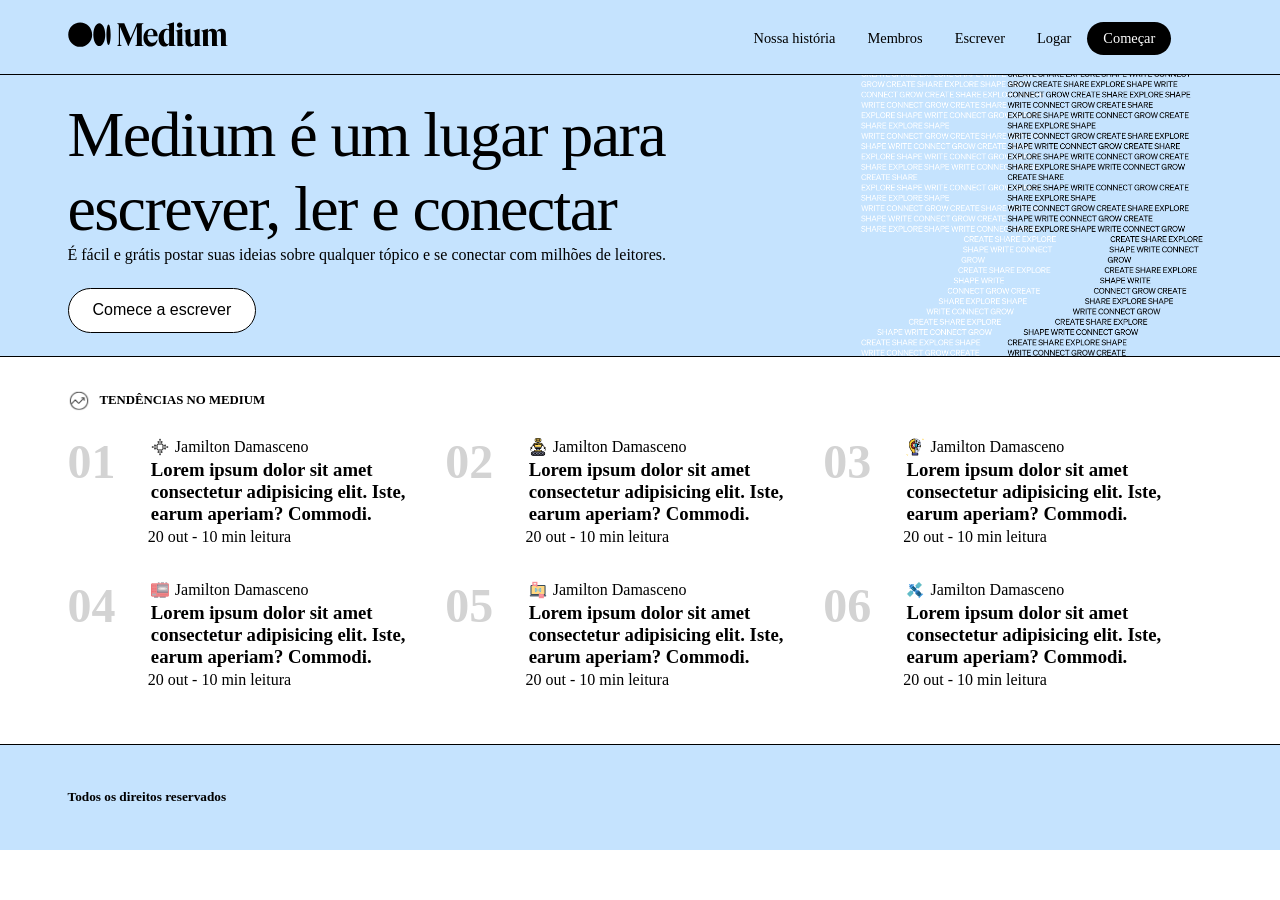
<file: medium/index.html>
<!DOCTYPE html>
<html lang="pt-br">
<head>
    <meta charset="UTF-8">
    <meta name="viewport" content="width=device-width, initial-scale=1.0">
    <title>Medium - onde boas ideias encontram você!</title>
    <link rel="stylesheet" href="css/style.css">
</head>
<body>
    
    <div id="cabecalho">
         <div class="container">
             <img src="img/logo.svg" alt="logo-do-site" width="160px">
             <ul id="menu">
                <li><a href="#">Nossa história</a></li>
                <li><a href="#">Membros</a></li>
                <li><a href="#">Escrever</a></li>
                <li><a href="#">Logar</a></li>
                <li class="destaque"><a href="#">Começar</a></li>
             </ul>
         </div>
    </div>

    <div id="destaque">
         <div class="container fundo-destaque">
            <div id="area-destaque">
               <h1>
                Medium é um lugar para escrever,
                ler e conectar
               </h1>
               <span>
                É fácil e grátis postar suas ideias
                sobre qualquer tópico e se conectar
                com milhões de leitores. 
               </span>
               <button>Comece a escrever</button>
            </div>
         </div>
    </div>

    <div class="container">
    
         <h2 class="titulo-tendencia">
            TENDÊNCIAS NO MEDIUM
         </h2>

         <div id="tendencias">

            <div class="item-tendencia">
                <span class="numero">01</span>
                <h4 class="icone1">Jamilton Damasceno</h4>
                <h3>
                    Lorem ipsum dolor sit amet consectetur adipisicing elit. Iste, earum aperiam? Commodi. 
                </h3>
                <span>20 out - 10 min leitura</span>
            </div>

             <div class="item-tendencia">
                <span class="numero">02</span>
                <h4 class="icone2">Jamilton Damasceno</h4>
                <h3>
                    Lorem ipsum dolor sit amet consectetur adipisicing elit. Iste, earum aperiam? Commodi. 
                </h3>
                <span>20 out - 10 min leitura</span>
            </div>

             <div class="item-tendencia">
                <span class="numero">03</span>
                <h4 class="icone3">Jamilton Damasceno</h4>
                <h3>
                    Lorem ipsum dolor sit amet consectetur adipisicing elit. Iste, earum aperiam? Commodi. 
                </h3>
                <span>20 out - 10 min leitura</span>
            </div>

             <div class="item-tendencia">
                <span class="numero">04</span>
                <h4 class="icone4">Jamilton Damasceno</h4>
                <h3>
                    Lorem ipsum dolor sit amet consectetur adipisicing elit. Iste, earum aperiam? Commodi. 
                </h3>
                <span>20 out - 10 min leitura</span>
            </div>

             <div class="item-tendencia">
                <span class="numero">05</span>
                <h4 class="icone5">Jamilton Damasceno</h4>
                <h3>
                    Lorem ipsum dolor sit amet consectetur adipisicing elit. Iste, earum aperiam? Commodi. 
                </h3>
                <span>20 out - 10 min leitura</span>
            </div>

             <div class="item-tendencia">
                <span class="numero">06</span>
                <h4 class="icone6">Jamilton Damasceno</h4>
                <h3>
                    Lorem ipsum dolor sit amet consectetur adipisicing elit. Iste, earum aperiam? Commodi. 
                </h3>
                <span>20 out - 10 min leitura</span>
            </div>
         </div>

    </div>

    <div id="rodape">
        <div class="container">
            <h5>Todos os direitos reservados</h5>
        </div>
    </div>

</body>
</html>
</file>
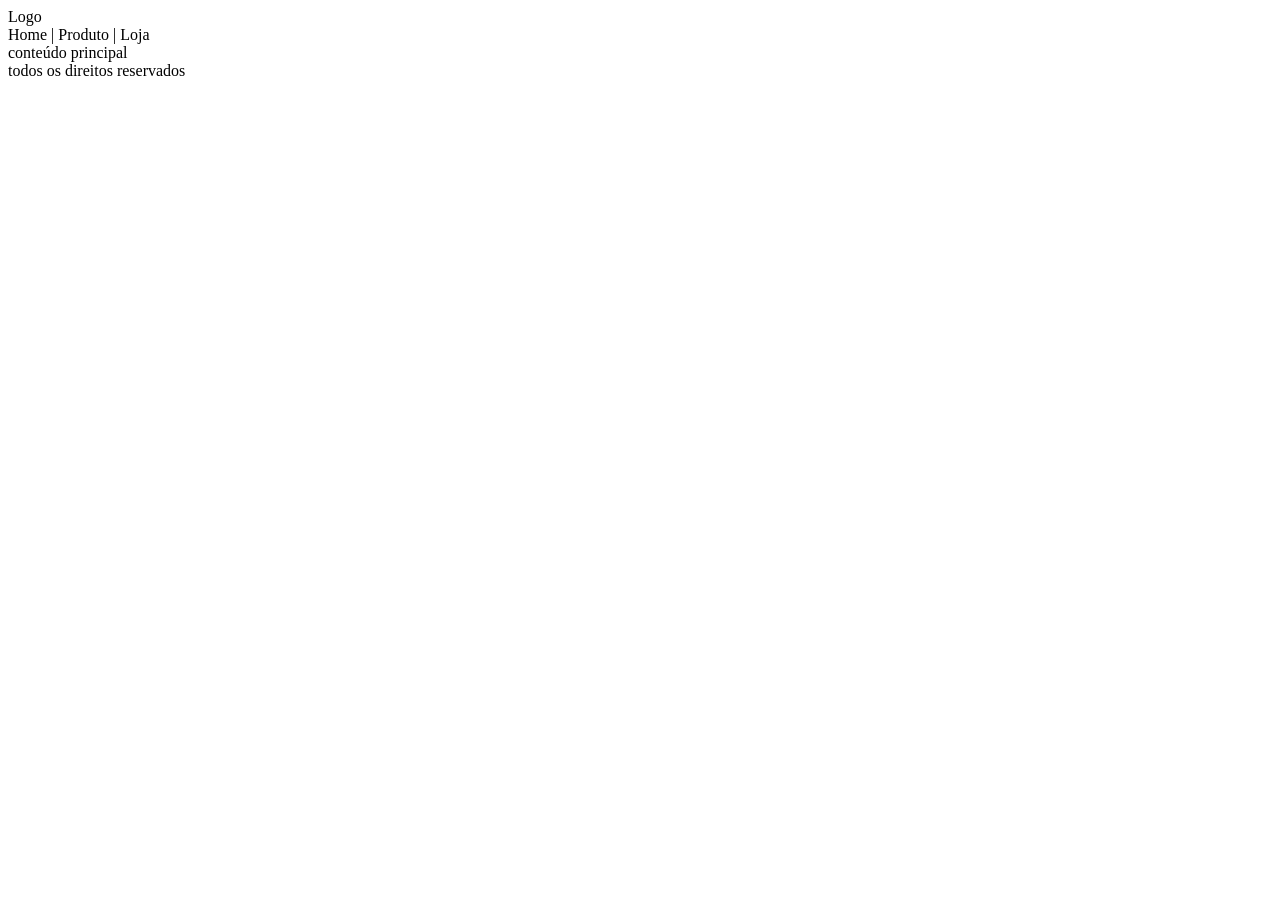
<file: tags/index.html>
<!DOCTYPE html>
<html lang="pt-br">
<head>
    <meta charset="UTF-8">
    <meta name="viewport" content="width=device-width, initial-scale=1.0">
    <title>Tags</title>
    <style>

    </style>
</head>
<body>
     
    <header>
        Logo
        <nav> Home | Produto | Loja </nav>
    </header>

      <!--
      
     <div id="cabecalho">
          Logo
        <div id="navegacao">
          Home | Produto | Loja
        </div>  
     </div>
    
    --> 

    <main>
        conteúdo principal
    </main>

    <!--
     <div id="principal">
          conteúdo principal
     </div>
    -->

    <footer>
        todos os direitos reservados
    </footer>

    <!--
     <div id="rodape">
          todos os direitos reservados
     </div>

    -->

    
</body>
</html>
</file>
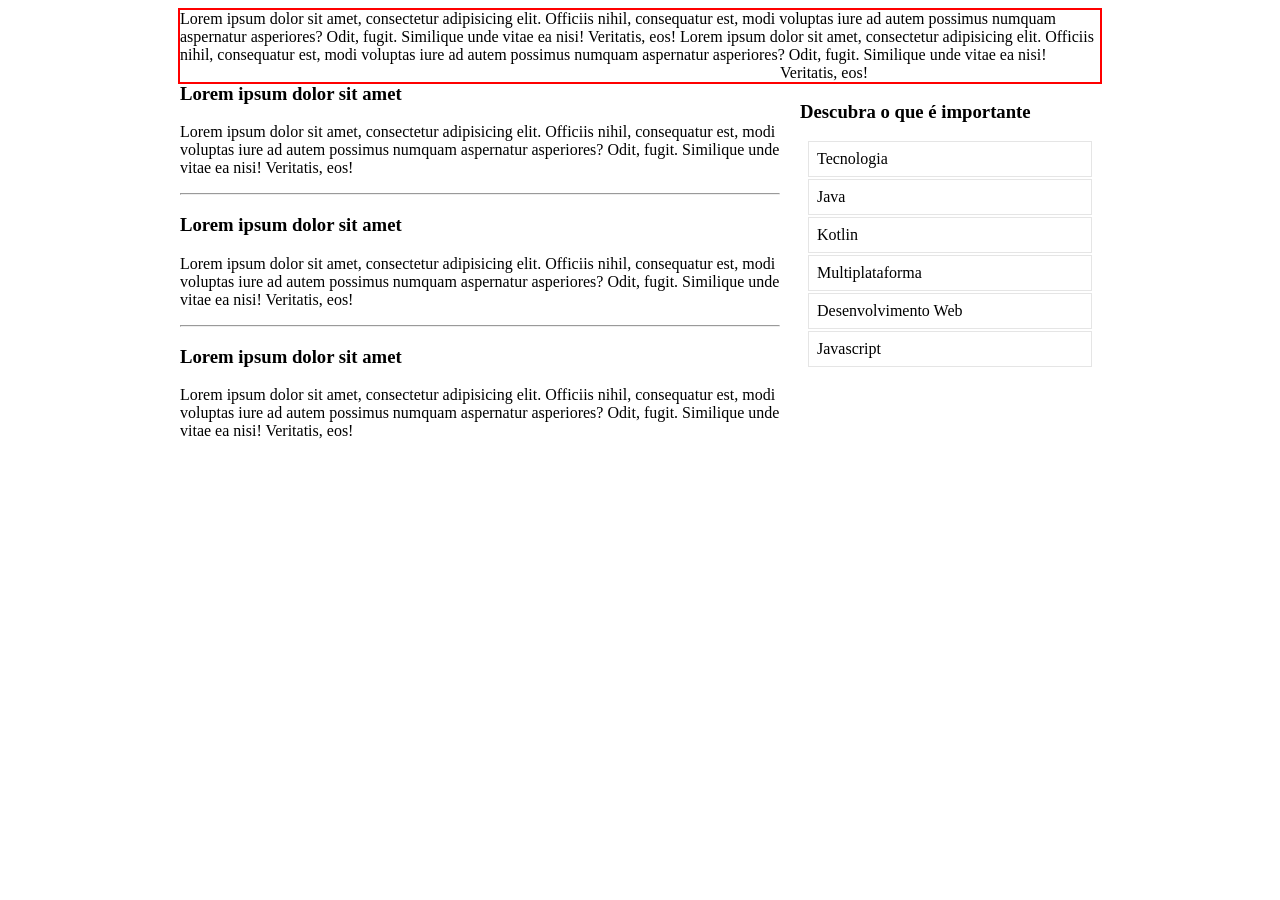
<file: css-avancado/0_elemento-flutuante/index.html>
<!DOCTYPE html>
<html lang="pt-br">
<head>
    <meta charset="UTF-8">
    <meta name="viewport" content="width=device-width, initial-scale=1.0">
    <title>Elemento flutuante</title>
    <link rel="stylesheet" href="css/styles.css" title="text/css">
</head>
<body>
     <!--
     <div class="caixa esquerda">
        <h3>Lorem ipsum dolor sit amet 1 </h3>
        <p>Lorem ipsum dolor sit amet consectetur adipisicing elit. 
            Dolorem delectus rerum fuga harum laboriosam!</p> 
     </div>

     <div class="caixa esquerda">
        <h3>Lorem ipsum dolor sit amet 2 </h3>
        <p>Lorem ipsum dolor sit amet consectetur adipisicing elit. 
            Dolorem delectus rerum fuga harum laboriosam!</p> 
     </div>

     <div class="caixa esquerda">
        <h3>Lorem ipsum dolor sit amet 3 </h3>
        <p>Lorem ipsum dolor sit amet consectetur adipisicing elit. 
            Dolorem delectus rerum fuga harum laboriosam!</p> 
     </div>
    -->

    <div id="principal">
        Lorem ipsum dolor sit amet, consectetur adipisicing elit. Officiis nihil, consequatur est, modi voluptas iure ad autem possimus numquam aspernatur asperiores? Odit, fugit. Similique unde vitae ea nisi! Veritatis, eos!

        Lorem ipsum dolor sit amet, consectetur adipisicing elit. Officiis nihil, consequatur est, modi voluptas iure ad autem possimus numquam aspernatur asperiores? Odit, fugit. Similique unde vitae ea nisi! Veritatis, eos!
        <div id="conteudo">
            <h3>Lorem ipsum dolor sit amet</h3>
            <p>
                Lorem ipsum dolor sit amet, consectetur adipisicing elit. Officiis nihil, consequatur est, modi voluptas iure ad autem possimus numquam aspernatur asperiores? Odit, fugit. Similique unde vitae ea nisi! Veritatis, eos!
            </p>

            <hr>

            <h3>Lorem ipsum dolor sit amet</h3>
            <p>
                Lorem ipsum dolor sit amet, consectetur adipisicing elit. Officiis nihil, consequatur est, modi voluptas iure ad autem possimus numquam aspernatur asperiores? Odit, fugit. Similique unde vitae ea nisi! Veritatis, eos!
            </p>

            <hr>

            <h3>Lorem ipsum dolor sit amet</h3>
            <p>
                Lorem ipsum dolor sit amet, consectetur adipisicing elit. Officiis nihil, consequatur est, modi voluptas iure ad autem possimus numquam aspernatur asperiores? Odit, fugit. Similique unde vitae ea nisi! Veritatis, eos!
            </p>
        </div>

        <div id="lateral">
            <h3>Descubra o que é importante</h3>
            <div class="marcacoes">Tecnologia</div>
            <div class="marcacoes">Java</div>
            <div class="marcacoes">Kotlin</div>
            <div class="marcacoes">Multiplataforma</div>
            <div class="marcacoes">Desenvolvimento Web</div>
            <div class="marcacoes">Javascript</div>
        </div>

    </div>
     
    
</body>
</html>
</file>
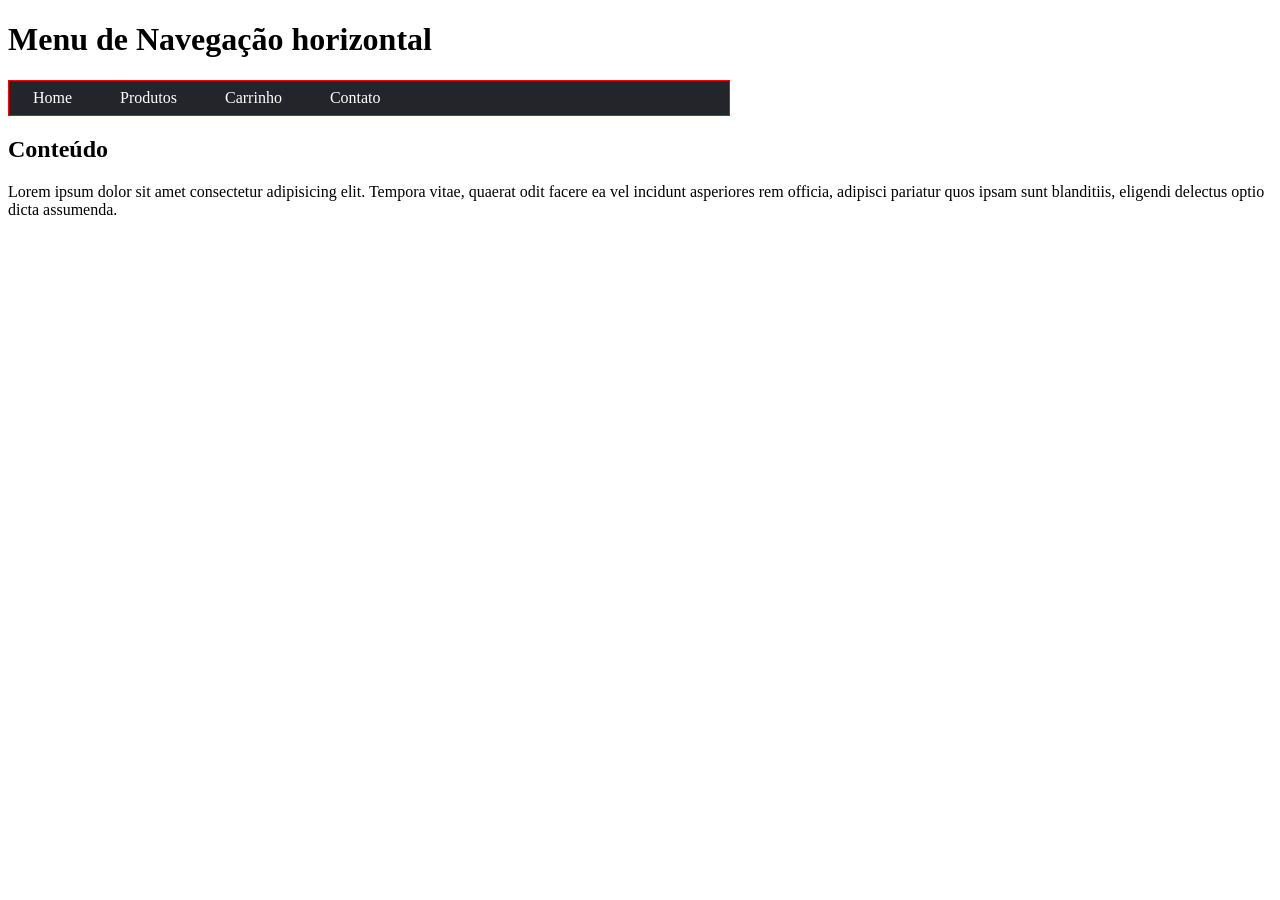
<file: css-avancado/0_elemento-flutuante/2_navegacao-horizontal/index.html>
<!DOCTYPE html>
<html lang="pt-br">

<head>
    <meta charset="UTF-8">
    <meta name="viewport" content="width=device-width, initial-scale=1.0">
    <title>Navegação Horizontal</title>
    <link rel="stylesheet" href="../2_navegacao-horizontal/css/style.css" title="text/css">
</head>

<body>

    <h1> Menu de Navegação horizontal</h1>

    <div id="menu">
        <ul>
            <li><a href="navegacao-home copy.html"></a>Home</li>
            <li><a href="navegacao-produtos copy.html"></a>Produtos</li>
            <li><a href="navegacao-carrinho.html"></a>Carrinho</li>
            <li><a href="navegaca-contato.html"></a>Contato</li>
        </ul>
    </div>

    <div>
        <h2>Conteúdo</h2>
        <p>
            Lorem ipsum dolor sit amet consectetur adipisicing elit. Tempora vitae, quaerat odit facere ea vel incidunt asperiores rem officia, adipisci pariatur quos ipsam sunt blanditiis, eligendi delectus optio dicta assumenda.
        </p>
    </div>

</html>
</file>
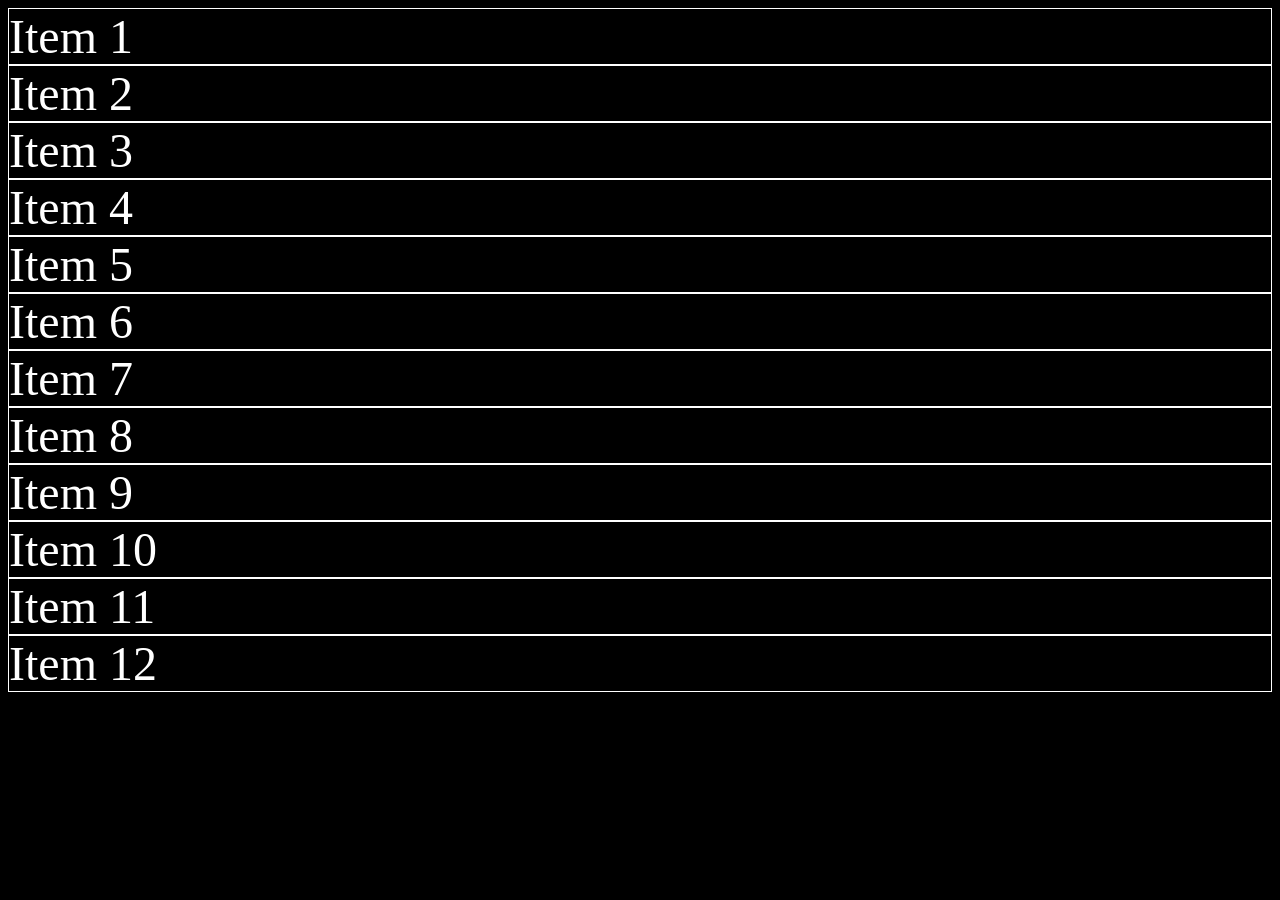
<file: flexboxgrid/grid/1_colunas.html>
<!DOCTYPE html>
<html lang="pt-br">
<head>
    <meta charset="UTF-8">
    <meta name="viewport" content="width=device-width, initial-scale=1.0">
    <title>Grid</title>
    <style>
        body{
            font-size: 3rem;
            background-color: black;
            color: white;
        }

        .grid {
            
        }
        .grid > div {
            border: 1px solid white;

        }
    </style>
</head>
<body>
    
    <div class="grid">
        <div class="Item1">Item 1</div>
        <div class="Item1">Item 2</div>
        <div class="Item1">Item 3</div>
        <div class="Item1">Item 4</div>
        <div class="Item1">Item 5</div>
        <div class="Item1">Item 6</div>
        <div class="Item1">Item 7</div>
        <div class="Item1">Item 8</div>
        <div class="Item1">Item 9</div>
        <div class="Item1">Item 10</div>
        <div class="Item1">Item 11</div>
        <div class="Item1">Item 12</div>
    </div>
</body>
</html>
</file>
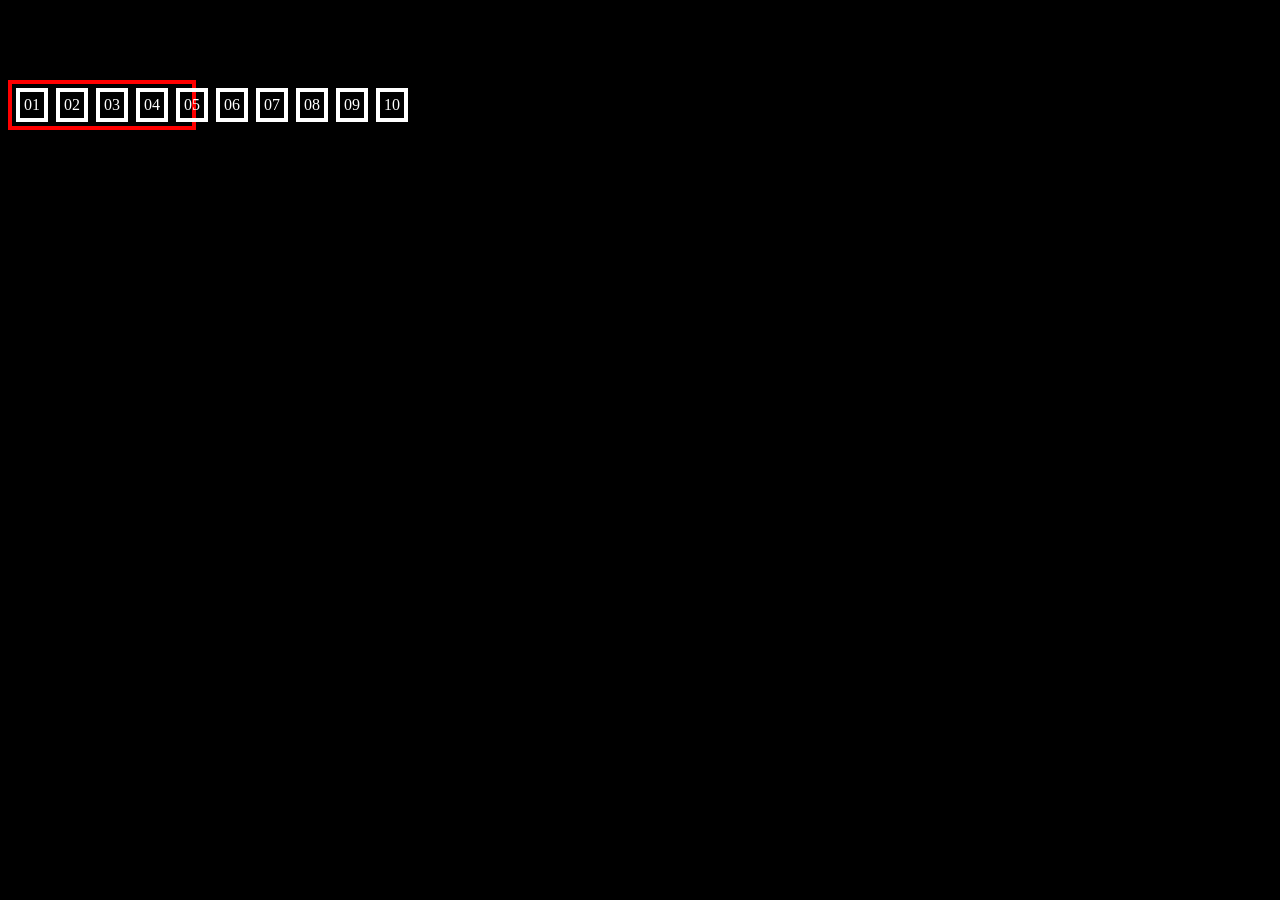
<file: flexboxgrid/flexbox/gid/1_display-flex.html>
<!DOCTYPE html>
<html lang="pt-br">
<head>
    <meta charset="UTF-8">
    <meta name="viewport" content="width=device-width, initial-scale=1.0">
    <title>Flexbox</title>
    <style>
        body {
            background-color: black;
        }

        .container-flex {
            width: 180px;
            border: 4px solid red;
            display: flex;
            /*flex-direction: row;*/
           /* flex-wrap: wrap;*/
            flex-flow: row;
        }

        .container-flex > div {
            border: 4px solid white;
            color: white;
            padding: 4px;
            margin: 4px;
        }
    </style>
</head>
<body>
    <h1>Display Flex</h1>

    <div class="container-flex">
        <div>01</div>
        <div>02</div>
        <div>03</div>
        <div>04</div>
        <div>05</div>
        <div>06</div>
        <div>07</div>
        <div>08</div>
        <div>09</div>
        <div>10</div>
    </div>
</body>
</html>
</file>
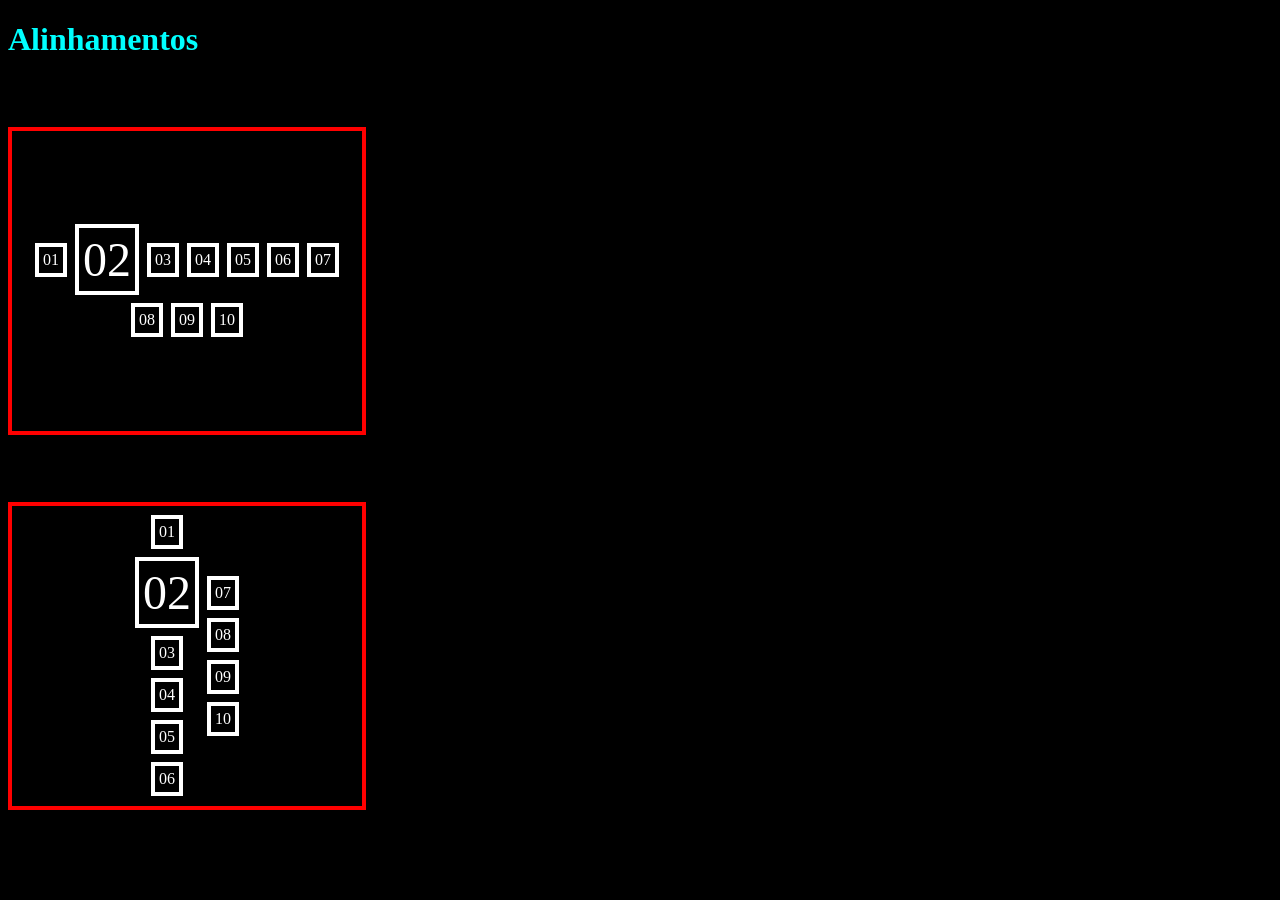
<file: flexboxgrid/flexbox/gid/2_alinhamentos.html>
<!DOCTYPE html>
<html lang="pt-br">
<head>
    <meta charset="UTF-8">
    <meta name="viewport" content="width=device-width, initial-scale=1.0">
    <title>Flexbox</title>
    <style>
        body {
            background-color: black;
        }

        .container-flex {
            width: 350px;
            height: 300px;
            border: 4px solid red;
            display: flex;
            flex-direction: row;
            justify-content: center;
            align-items: center;
            flex-wrap: wrap;
            align-content: center;
        }

        .container-flex > div {
            border: 4px solid white;
            color: white;
            padding: 4px;
            margin: 4px;
        }

        .texto-grande {
            font-size: 3rem;
        }

        .coluna {
            flex-direction: column;
        }
        h1 {
            color: aqua;
        }
    </style>
</head>
<body>
    <h1>Alinhamentos</h1>

    <h2>row</h2>
    <div class="container-flex">
        <div>01</div>
        <div class="texto-grande">02</div>
        <div>03</div>
        <div>04</div>
        <div>05</div>
        <div>06</div>
        <div>07</div>
        <div>08</div>
        <div>09</div>
        <div>10</div>
    </div>

    <h2>colum</h2>
    <div class="container-flex coluna">
        <div>01</div>
        <div class="texto-grande">02</div>
        <div>03</div>
        <div>04</div>
        <div>05</div>
        <div>06</div>
        <div>07</div>
        <div>08</div>
        <div>09</div>
        <div>10</div> 
    </div>
</body>
</html>
</file>
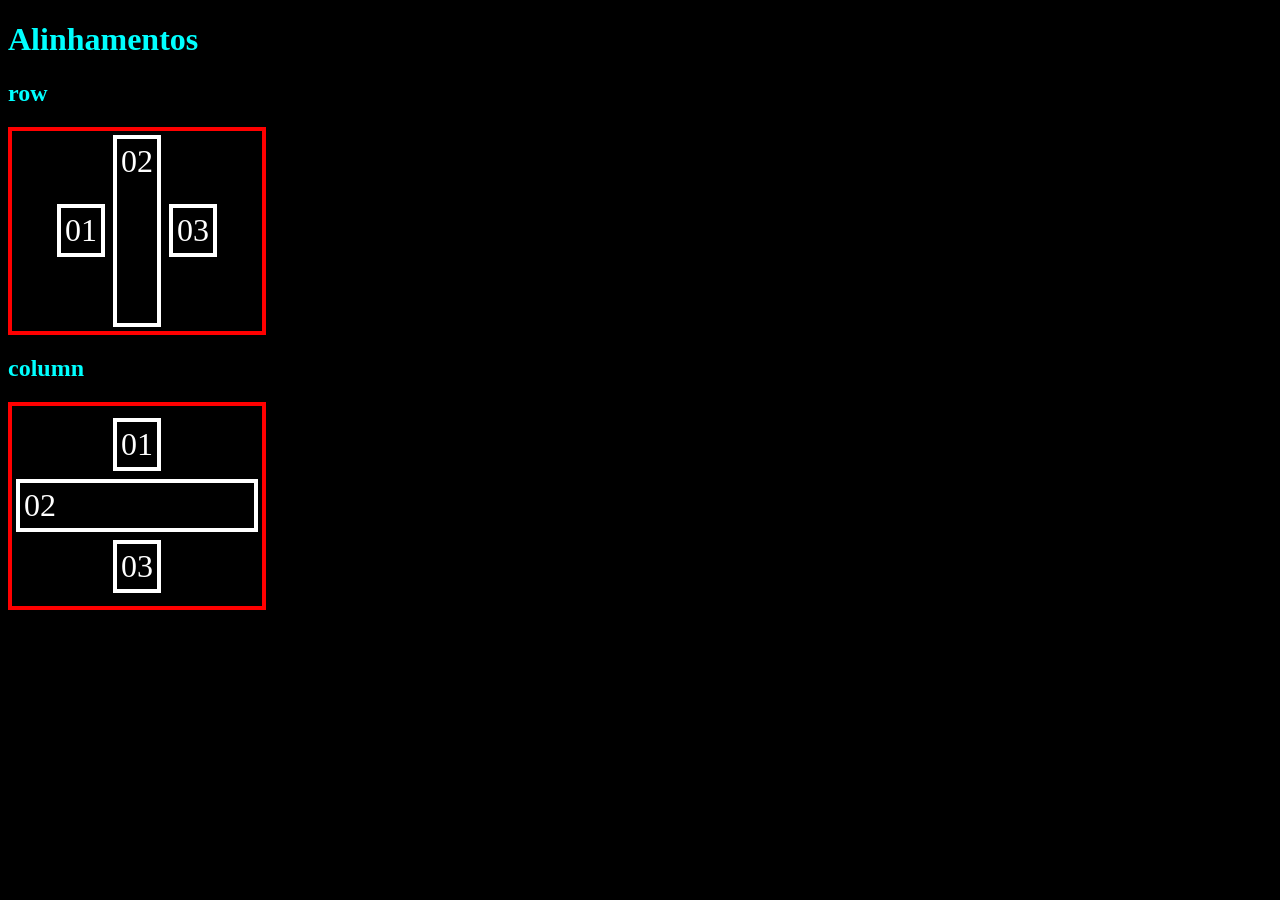
<file: flexboxgrid/flexbox/gid/3_align-self.html>
<!DOCTYPE html>
<html lang="pt-br">
<head>
    <meta charset="UTF-8">
    <meta name="viewport" content="width=device-width, initial-scale=1.0">
    <title>Flexbox</title>
    <style>
        body {
            background-color: black;
        }

        .container-flex {
            width: 250px;
            height: 200px;
            border: 4px solid red;
            display: flex;
            flex-direction: row;
            justify-content: center;
            align-items: center;
            align-items: center;

        }

        .container-flex > div {
            font-size: 2rem;
            border: 4px solid white;
            color: white;
            padding: 4px;
            margin: 4px;
        }

        .coluna {
            flex-direction: column;
        }

        .item {
            align-self: stretch;
        }

        h1,h2 {
            color: aqua;
        }


    </style>
</head>
<body>
    <h1>Alinhamentos</h1>

    <h2>row</h2>
    <div class="container-flex">
        <div>01</div>
        <div class="item">02</div>
        <div>03</div>
        <!--<div>04</div>
        <div>05</div>
        <div>06</div>
        <div>07</div>
        <div>08</div>
        <div>09</div>
        <div>10</div> -->
    </div>

    <h2>column</h2>
    <div class="container-flex coluna">
        <div>01</div>
        <div class="item">02</div>
        <div>03</div>
       <!-- <div>04</div>
        <div>05</div>
        <div>06</div>
        <div>07</div>
        <div>08</div>
        <div>09</div>
        <div>10</div> -->
    </div>
</body>
</html>
</file>
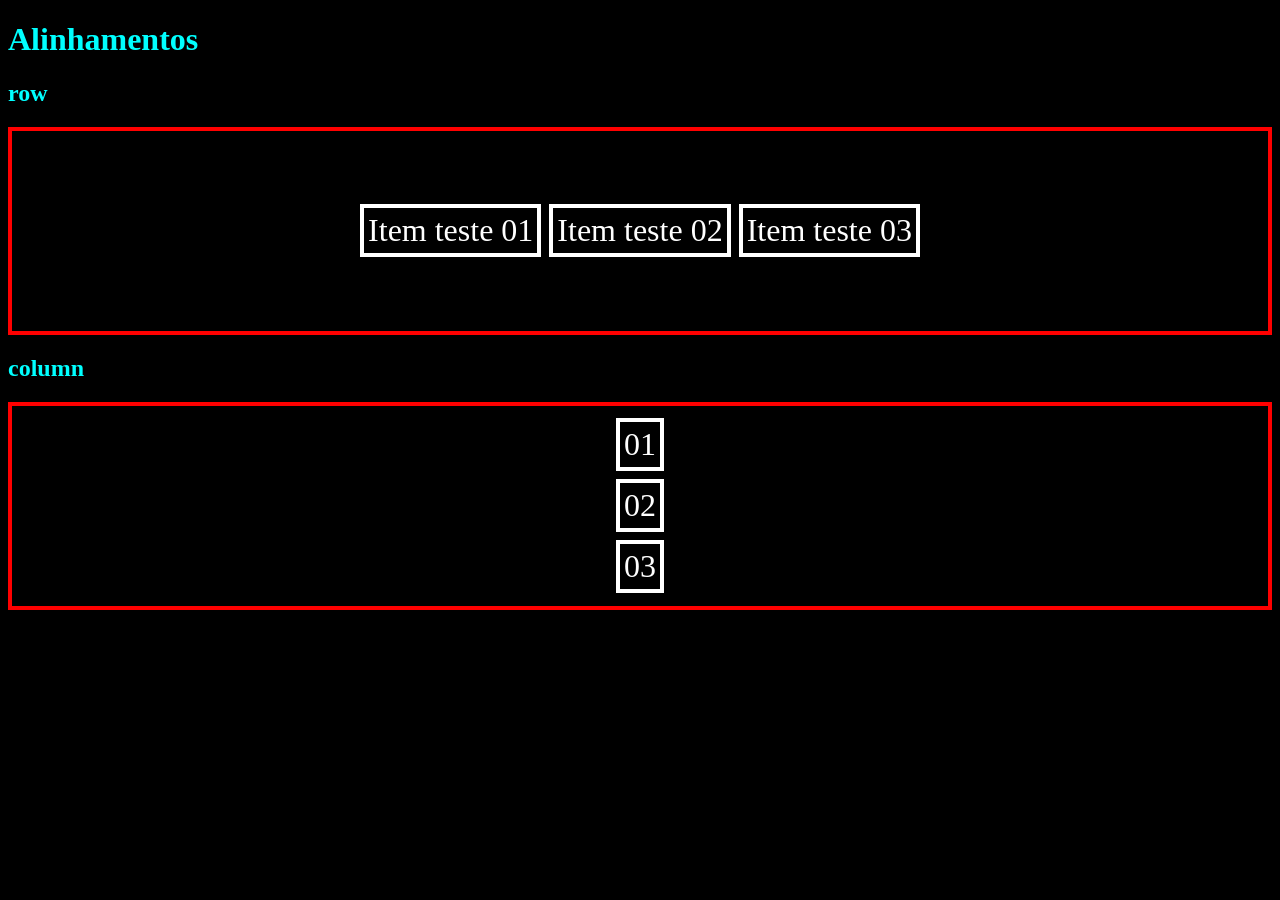
<file: flexboxgrid/flexbox/gid/4_flex-basis.html>
<!DOCTYPE html>
<html lang="pt-br">
<head>
    <meta charset="UTF-8">
    <meta name="viewport" content="width=device-width, initial-scale=1.0">
    <title>Flexbox</title>
    <style>
        body {
            background-color: black;
        }

        .container-flex {
            
            height: 200px;
            border: 4px solid red;
            display: flex;
            flex-direction: row;
            justify-content: center;
            align-items: center;
            align-items: center;

        }

        .container-flex > div {
            font-size: 2rem;
            border: 4px solid white;
            color: white;
            padding: 4px;
            margin: 4px;
        }

        .coluna {
            flex-direction: column;
        }

        h1,h2 {
            color: aqua;
        }

        .item1, .item2, .item3 {
            flex-basis: auto;
        }
        
    </style>
</head>
<body>
    <h1>Alinhamentos</h1>

    <h2>row</h2>
    <div class="container-flex">
        <div class="item1">Item teste 01</div>
        <div class="item2">Item teste 02</div>
        <div class="item3">Item teste 03</div>
        <!--<div>04</div>
        <div>05</div>
        <div>06</div>
        <div>07</div>
        <div>08</div>
        <div>09</div>
        <div>10</div> -->
    </div>

    <h2>column</h2>
    <div class="container-flex coluna">
        <div>01</div>
        <div>02</div>
        <div>03</div>
       <!-- <div>04</div>
        <div>05</div>
        <div>06</div>
        <div>07</div>
        <div>08</div>
        <div>09</div>
        <div>10</div> -->
    </div>
</body>
</html>
</file>
<file: medium/css/style.css>
/**************************************************************************
Estrutura / layout
*/
body {
  margin: 0;
  font-family: Georgia, 'Times New Roman', Times, serif;
}

#cabecalho {
    background-color: #c5e3fe;
    border-bottom: 1px solid black;
    position: fixed;
    top: 0;
    left: 0;
    right: 0;
}

.container {
    width: 1145px;
    margin: 0 auto;
    padding: 1.4rem 0;
}

ul#menu {
    list-style: none;
    margin: 0;
    padding: 0;
    width: 475px;
    float: right;
}

ul#menu li a {
    float: left;
    color: black;
    text-decoration: none;
    padding: 0.5rem 1rem;
    font-size: 0.9rem;
}

ul#menu li.destaque a {
    color: white;
    border-radius:1.2rem;
    background-color: black;
}

ul#menu li a:hover {
    color: #4c779f;
}

ul#menu li.destaque a:hover {
    color: #c5e3fe;
}

#destaque {
    background-color: #c5e3fe;
    border-bottom: 1px solid black;
    margin-top: 4.7rem;
   
}

#area-destaque {
    width: 55%;
}

#destaque button {
    display: block;
    margin-top: 1.5rem;
    border-radius: 1.5rem;
    border: 1px solid black;
    padding: 0.8rem 1.5rem;
    font-size: 1rem;
    background-color: white;
}

.fundo-destaque {
    background: url(../img/fundo-topo.png) no-repeat right bottom;
    background-size: 22rem;
}

#tendencias {
    padding-top: 0.8rem;
}

#tendencias::after {
    content: " ";
    display: block;
    clear: both;
}

.item-tendencia {
    width: 26%;
    padding-left: 7%;
    margin-bottom: 2rem;
    position: relative;
    float: left;
}

.numero {
    font-size: 3rem;
    font-weight: bold;
    color: lightgray;
    position: absolute;
    top: 0;
    left: 0;
}

#rodape {
    background-color: #c5e3fe;
    border-top: 1px solid black;   
}


/*****************************************************************************
tipografia
*/
h1 {
    font-size: 4rem;
    font-weight: 100;
    margin: 0;
    letter-spacing: -0.1rem;
}

h2 {
    font-size: 0.8rem;
    text-transform: uppercase;
}

.titulo-tendencia {
    background: url(../img/icone-tendencia.png) no-repeat left /contain;
    padding: 0.2rem 0 0.2rem 2rem;
}

h3, h4 {
    margin: 0.2rem;
}

h4 {
    font-weight: 100;
}

.icone1 {
    background: url(../img/icone1.png) no-repeat left / contain;
    padding-left: 1.5rem;
}

.icone2 {
    background: url(../img/icone2.png) no-repeat left / contain;
    padding-left: 1.5rem;
}

.icone3 {
    background: url(../img/icone3.png) no-repeat left / contain;
    padding-left: 1.5rem;
}

.icone4 {
    background: url(../img/icone4.png) no-repeat left / contain;
    padding-left: 1.5rem;
}

.icone5 {
    background: url(../img/icone5.png) no-repeat left / contain;
    padding-left: 1.5rem;
}

.icone6 {
    background: url(../img/icone6.png) no-repeat left / contain;
    padding-left: 1.5rem;
}
</file>
<file: css-avancado/0_elemento-flutuante/css/styles.css>
/*
.caixa{
    background-color: #e5e5e5;
    width: 300px;
    height: 150px;
    margin: 0.3em;
    padding: 5px;
}

.esquerda{
    float: left;
}

.direita{
    float: right;
}
*/

#principal{
    border: 2px solid red;
    width: 920px;
    margin: 0 auto;
}

#conteudo{
    
    width: 600px;
    float: left;
}


#lateral{
    
    width: 300px;
    float: right;
}


.marcacoes{
    border: 1px solid #e5e5e5;
    padding: 8px;
    margin: 2px 8px;
}
</file>
<file: css-avancado/0_elemento-flutuante/2_navegacao-horizontal/css/style.css>
#menu ul {
    list-style: none;
    padding: 0;
    width: 720px;
    background-color: #24252a;
    border: 1px solid red;
}

#menu ul::after{
    content:"" ;
    clear: both;
    display: table;
}

#menu li {
    display: block;
    padding: 0.5em 1.5em;
    color: white;
    text-decoration: none;
    float: left;
    
}

#menu li a:hover{
   background-color: #0582ac;
}

#menu li a:active{
    background-color: #885000;
}
</file>
